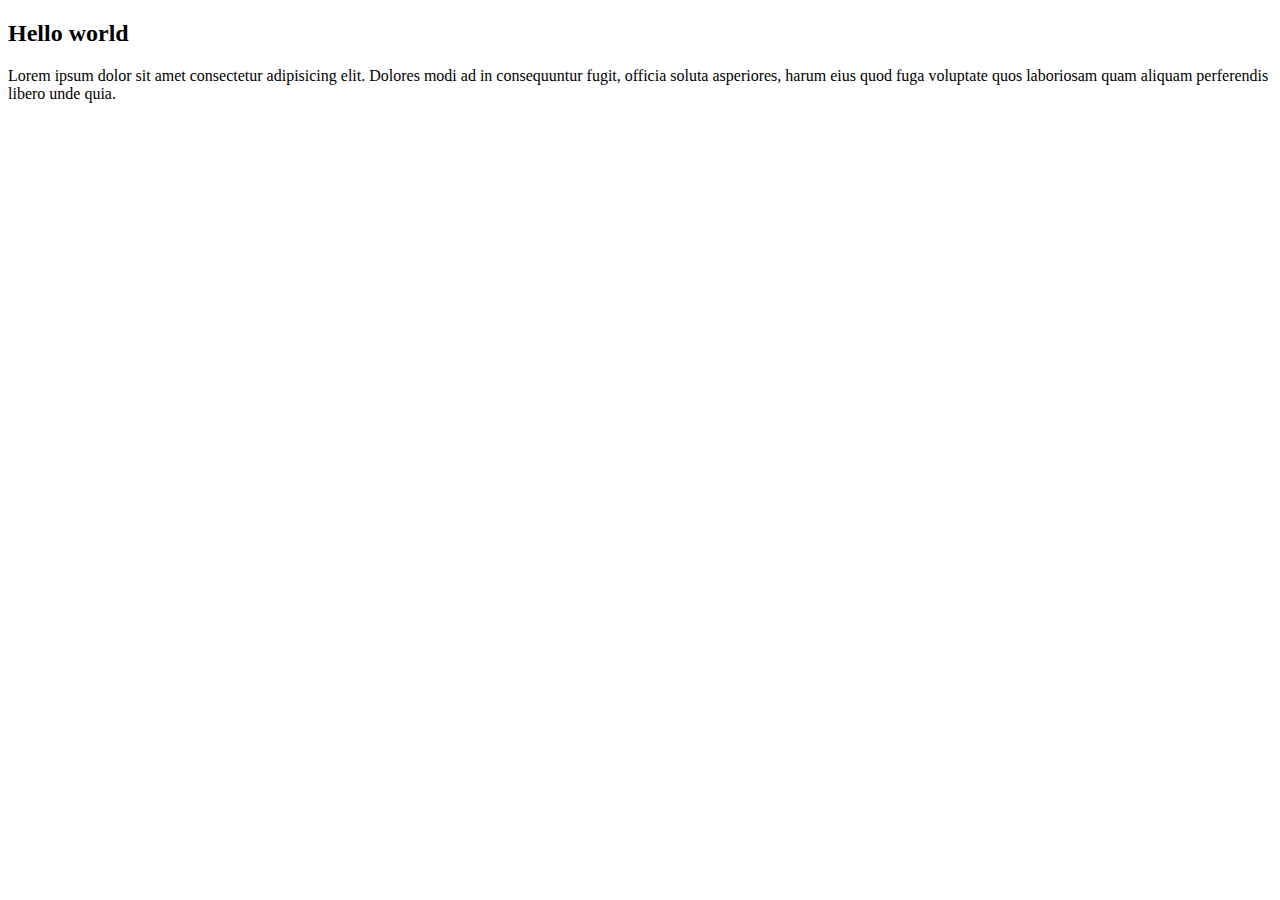
<file: index.html>
<!DOCTYPE html>
<html lang="en">
  <head>
    <meta charset="UTF-8" />
    <meta name="viewport" content="width=device-width, initial-scale=1.0" />
    <title>Document</title>
  </head>
  <body>
    <h2>Hello world</h2>
    <p>Lorem ipsum dolor sit amet consectetur adipisicing elit. Dolores modi ad in consequuntur fugit, officia soluta asperiores, harum eius quod fuga voluptate quos laboriosam quam aliquam perferendis libero unde quia.</p>
  </body>
</html>
</file>
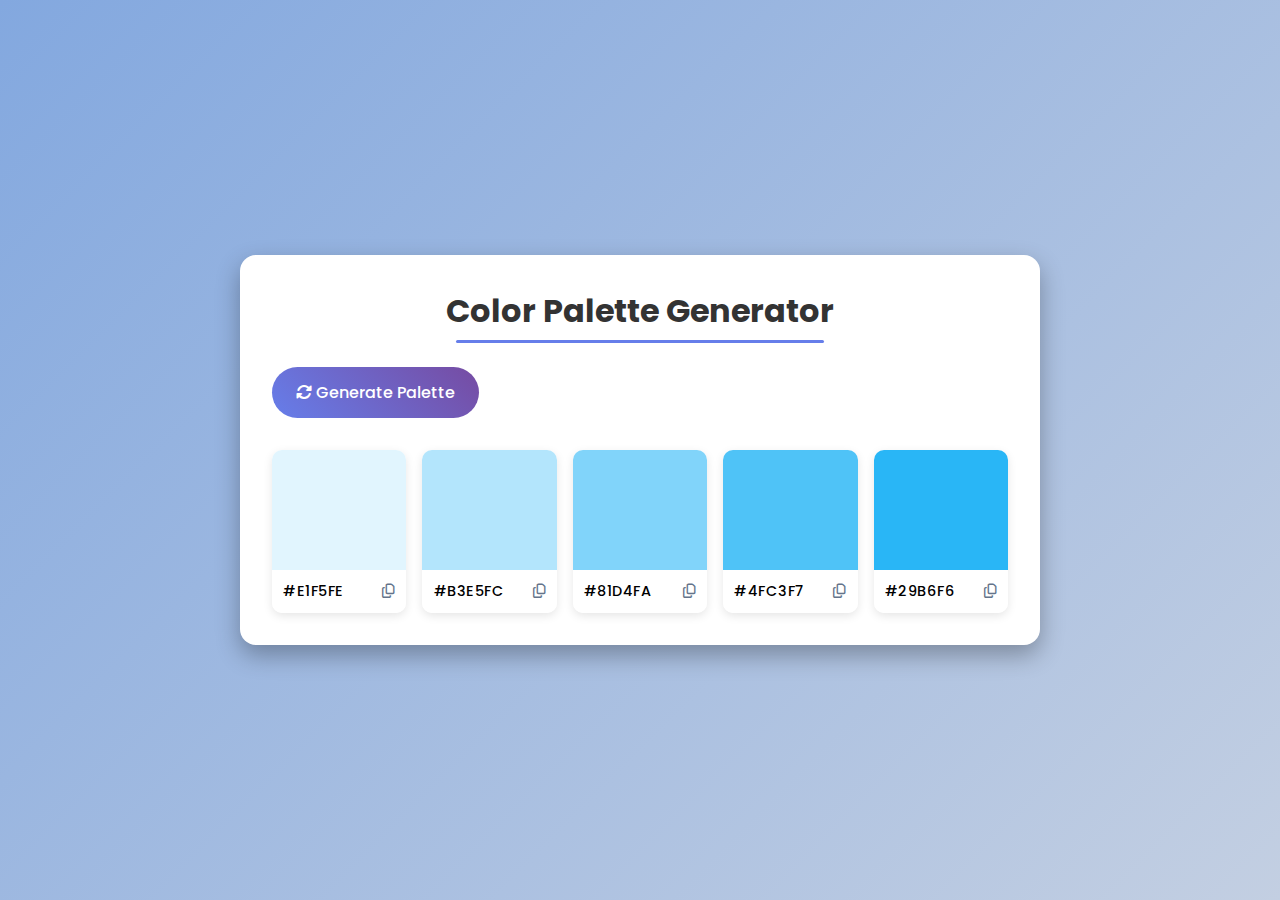
<file: Color Palette Generator/index.html>
<!DOCTYPE html>
<html lang="en">
  <head>
    <meta charset="UTF-8" />
    <meta name="viewport" content="width=device-width, initial-scale=1.0" />
    <title>Color Palette Generator</title>
    <link
      rel="stylesheet"
      href="https://cdnjs.cloudflare.com/ajax/libs/font-awesome/6.7.2/css/all.min.css"
      integrity="sha512-Evv84Mr4kqVGRNSgIGL/F/aIDqQb7xQ2vcrdIwxfjThSH8CSR7PBEakCr51Ck+w+/U6swU2Im1vVX0SVk9ABhg=="
      crossorigin="anonymous"
      referrerpolicy="no-referrer"
    />
    <link rel="stylesheet" href="style.css" />
  </head>
  <body>
    <div class="container">
      <h1>Color Palette Generator</h1>

      <button id="generate-btn">
        <i class="fas fa-sync-alt"></i>
        Generate Palette
      </button>

      <div class="palette-container">
        <!-- COLOR BOX 1 -->
        <div class="color-box">
          <div class="color" style="background-color: #e1f5fe"></div>
          <div class="color-info">
            <span class="hex-value">#E1F5FE</span>
            <i class="far fa-copy copy-btn" title="Copy to clipboard"></i>
          </div>
        </div>
        <!-- COLOR BOX 2 -->
        <div class="color-box">
          <div class="color" style="background-color: #b3e5fc"></div>
          <div class="color-info">
            <span class="hex-value">#B3E5FC</span>
            <i class="far fa-copy copy-btn" title="Copy to clipboard"></i>
          </div>
        </div>
        <!-- COLOR BOX 3 -->
        <div class="color-box">
          <div class="color" style="background-color: #81d4fa"></div>
          <div class="color-info">
            <span class="hex-value">#81D4FA</span>
            <i class="far fa-copy copy-btn" title="Copy to clipboard"></i>
          </div>
        </div>
        <!-- COLOR BOX 4 -->
        <div class="color-box">
          <div class="color" style="background-color: #4fc3f7"></div>
          <div class="color-info">
            <span class="hex-value">#4FC3F7</span>
            <i class="far fa-copy copy-btn" title="Copy to clipboard"></i>
          </div>
        </div>
        <!-- COLOR BOX 5 -->
        <div class="color-box">
          <div class="color" style="background-color: #29b6f6"></div>
          <div class="color-info">
            <span class="hex-value">#29B6F6</span>
            <i class="far fa-copy copy-btn" title="Copy to clipboard"></i>
          </div>
        </div>
      </div>
    </div>

    <script src="main.js"></script>
  </body>
</html>
</file>
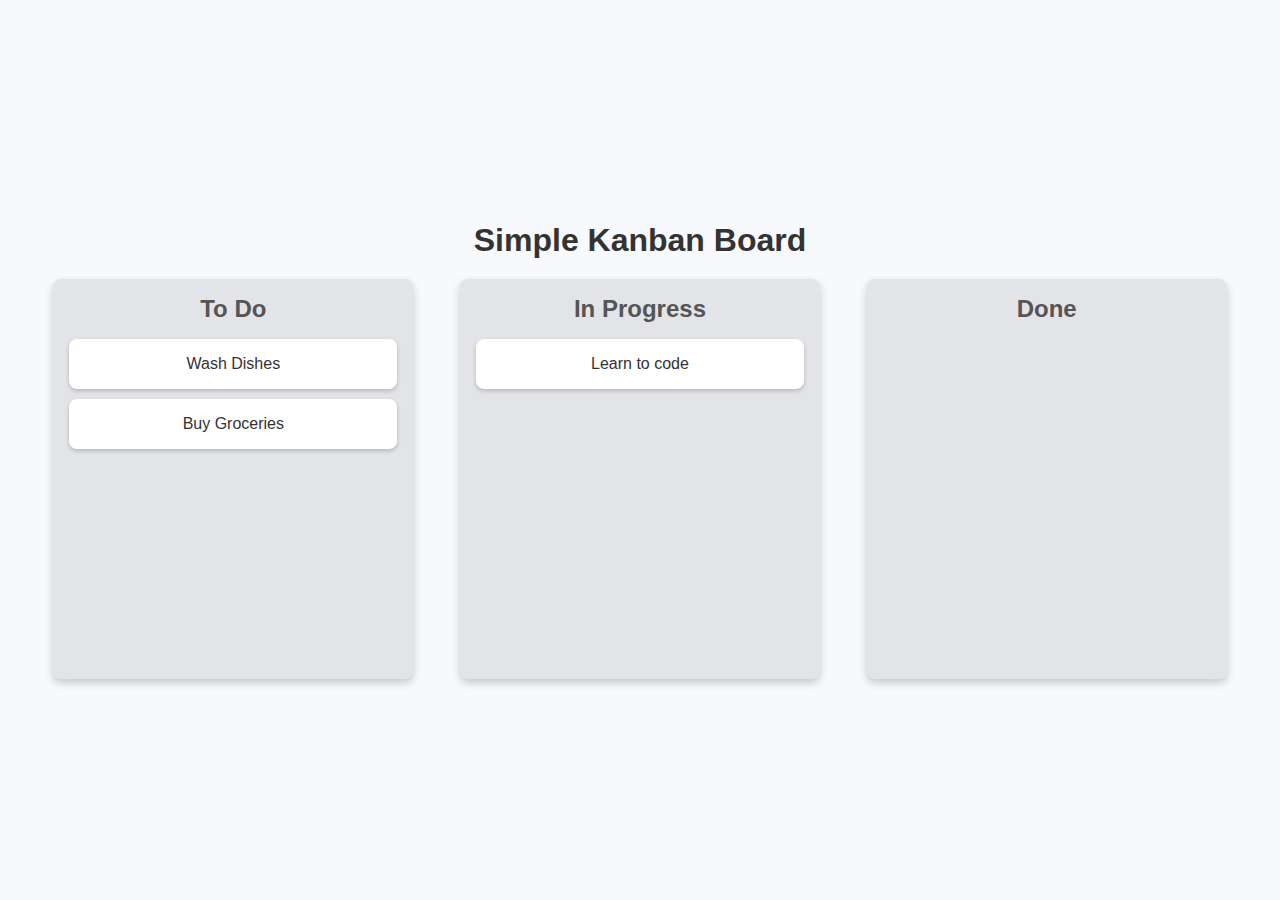
<file: Drag And Drop Board/index.html>
<!DOCTYPE html>
<html lang="en">

<head>
    <meta charset="UTF-8" />
    <meta name="viewport" content="width=device-width, initial-scale=1.0" />
    <title>Kanban Board</title>
    <link rel="stylesheet" href="style.css" />
</head>

<body>
    <div class="container">
        <h1>Simple Kanban Board</h1>

        <div class="board">
            <!-- LIST 1 -->
            <div class="list" id="list1">
                <h2>To Do</h2>
                <div class="card" draggable="true" id="card1">Wash Dishes</div>
                <div class="card" draggable="true" id="card2">Buy Groceries</div>
            </div>

            <!-- LIST 2 -->
            <div class="list" id="list2">
                <h2>In Progress</h2>
                <div class="card" draggable="true" id="card3">Learn to code</div>
            </div>

            <!-- LIST 3 -->
            <div class="list" id="list3">
                <h2>Done</h2>
            </div>
        </div>
    </div>

    <script src="main.js"></script>
</body>

</html>
</file>
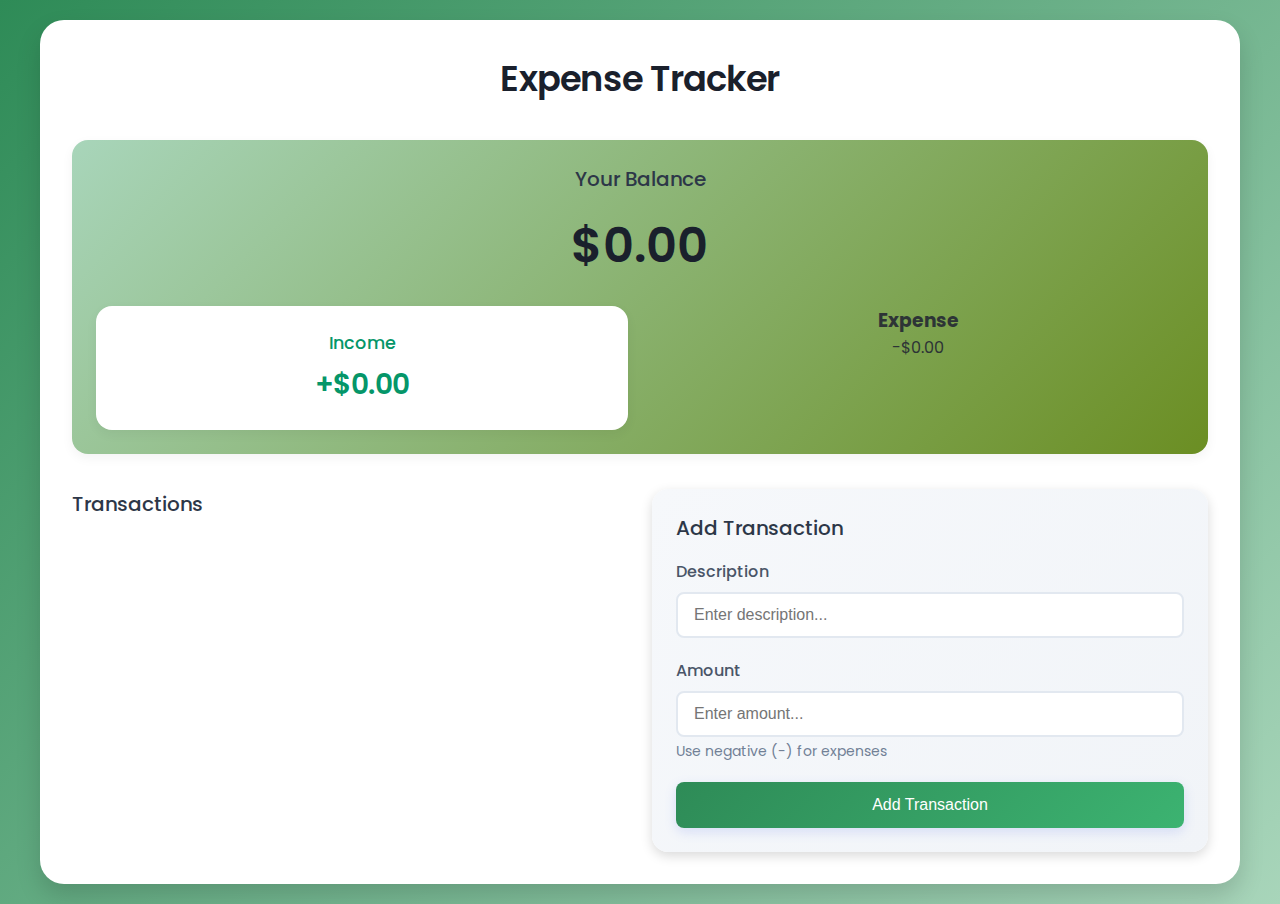
<file: Expense Tracker/index.html>
<!DOCTYPE html>
<html lang="en">

<head>
    <meta charset="UTF-8">
    <meta name="viewport" content="width=device-width, initial-scale=1.0">
    <title>Expense Tracker</title>
    <link rel="stylesheet" href="style.css">
    <link
        href="https://fonts.googleapis.com/css?family=Poppins:100,100italic,200,200italic,300,300italic,regular,italic,500,500italic,600,600italic,700,700italic,800,800italic,900,900italic"
        rel="stylesheet" />
</head>

<body>
    <div class="container">
        <h1>Expense Tracker</h1>

        <div class="balance-container">
            <h2>Your Balance</h2>
            <h1 id="balance">$0.00</h1>

            <div class="summary">
                <div class="income">
                    <h3>Income</h3>
                    <p id="income-amount">+$0.00</p>
                </div>
                <div class="expense">
                    <h3>Expense</h3>
                    <p id="expense-amount">-$0.00</p>
                </div>
            </div>

        </div>
        <div class="main-content">
            <div class="transaction-container">
                <h2>Transactions</h2>
                <ul id="transaction-list">
                    <!-- TRANSACTIONS WILL BE INSERTED HERE -->
                </ul>
            </div>

            <div class="form-container">
                <h2>Add Transaction</h2>

                <form id="transaction-form">
                    <div class="form-group">
                        <label for="description">Description</label>
                        <input type="text" id="description" placeholder="Enter description..." required />
                    </div>

                    <div class="form-group">
                        <label for="amount">Amount</label>
                        <input type="number" id="amount" placeholder="Enter amount..." required />
                        <small>Use negative (-) for expenses</small>
                    </div>

                    <button type="submit">Add Transaction</button>
                </form>
            </div>
        </div>
    </div>

</body>

</html>
</file>
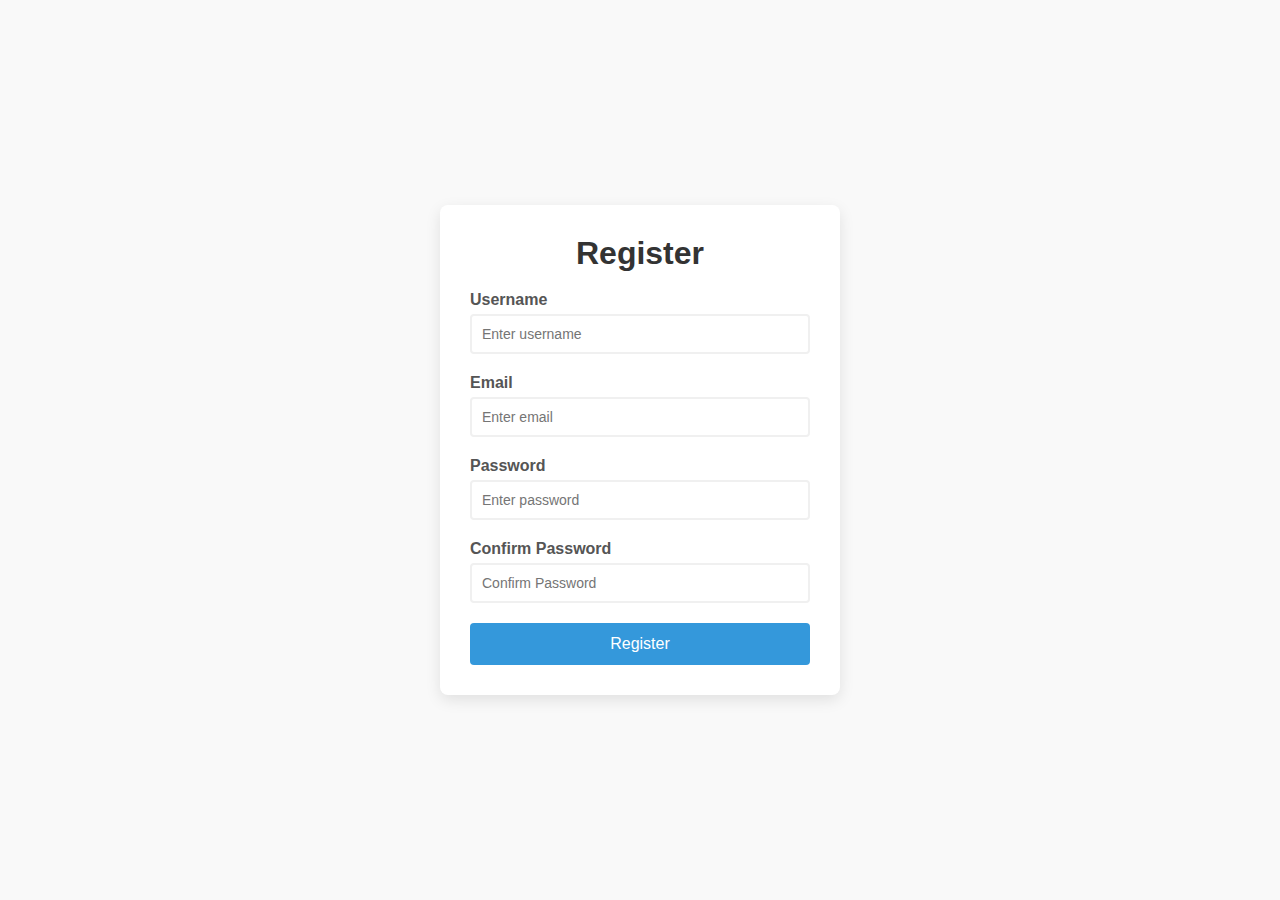
<file: Form Validator/index.html>
<!DOCTYPE html>
<html lang="en">

<head>
    <meta charset="UTF-8" />
    <meta name="viewport" content="width=device-width, initial-scale=1.0" />
    <title>Form Validator</title>
    <link rel="stylesheet" href="style.css" />
</head>

<body>
    <div class="container">
        <form id="registration-form">
            <h1>Register</h1>

            <!-- username -->
            <div class="form-group">
                <label for="username">Username</label>
                <input type="text" id="username" placeholder="Enter username" />
                <small></small>
            </div>
            <!-- email -->
            <div class="form-group">
                <label for="email">Email</label>
                <input type="email" id="email" placeholder="Enter email" />
                <small></small>
            </div>
            <!-- password -->
            <div class="form-group">
                <label for="password">Password</label>
                <input type="password" id="password" placeholder="Enter password" />
                <small></small>
            </div>
            <!-- confirm password -->
            <div class="form-group">
                <label for="confirmPassword">Confirm Password</label>
                <input type="password" id="confirmPassword" placeholder="Confirm Password" />
                <small></small>
            </div>
            <!-- submit btn -->
            <button type="submit">Register</button>
        </form>
    </div>

    <script src="main.js"></script>
</body>

</html>
</file>
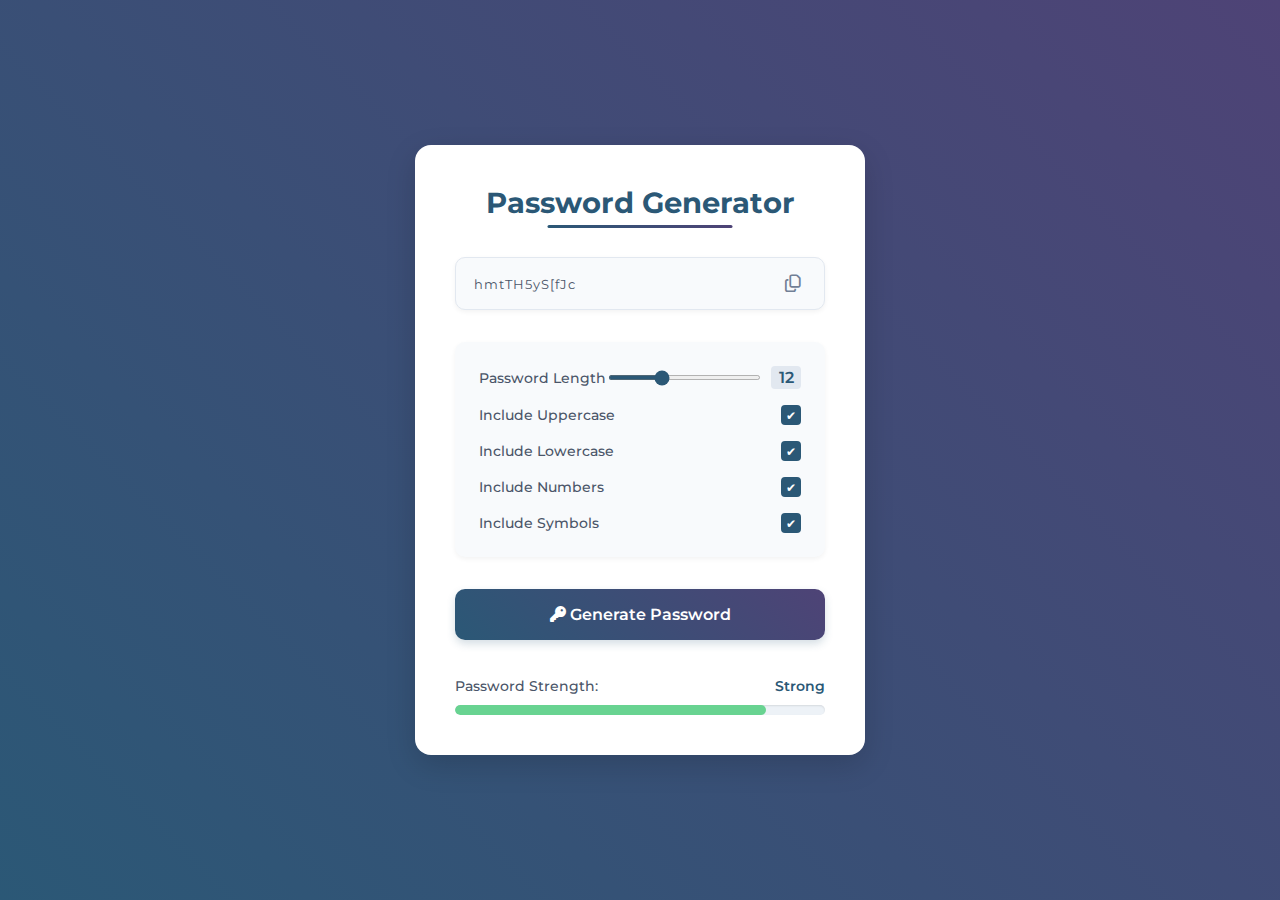
<file: password-generator/index.html>
<!DOCTYPE html>
<html lang="en">
  <head>
    <meta charset="UTF-8" />
    <meta name="viewport" content="width=device-width, initial-scale=1.0" />
    <title>Password Generator</title>
    <link rel="stylesheet" href="style.css" />
    <link
      rel="stylesheet"
      href="https://cdnjs.cloudflare.com/ajax/libs/font-awesome/6.7.2/css/all.min.css"
      integrity="sha512-Evv84Mr4kqVGRNSgIGL/F/aIDqQb7xQ2vcrdIwxfjThSH8CSR7PBEakCr51Ck+w+/U6swU2Im1vVX0SVk9ABhg=="
      crossorigin="anonymous"
      referrerpolicy="no-referrer"
    />
  </head>
  <body>
    <div class="container">
      <h1>Password Generator</h1>

      <!-- password container -->
      <div class="password-container">
        <input type="text" readonly id="password" />
        <i class="far fa-copy" id="copy-btn" title="Copy to clipboard"></i>
      </div>

      <!-- options -->
      <div class="options">
        <!-- password length -->
        <div class="option">
          <label for="length">Password Length</label>
          <div class="range-container">
            <input type="range" id="length" min="6" max="24" value="12" />
            <span id="length-value">12</span>
          </div>
        </div>
        <!-- include uppercase -->
        <div class="option">
          <label for="uppercase">Include Uppercase</label>
          <input type="checkbox" id="uppercase" checked />
        </div>
        <!-- include lowercase -->
        <div class="option">
          <label for="lowercase">Include Lowercase</label>
          <input type="checkbox" id="lowercase" checked />
        </div>
        <!-- include numbers -->
        <div class="option">
          <label for="numbers">Include Numbers</label>
          <input type="checkbox" id="numbers" checked />
        </div>
        <!-- include symbols -->
        <div class="option">
          <label for="symbols">Include Symbols</label>
          <input type="checkbox" id="symbols" checked />
        </div>
      </div>

      <button id="generate-btn">
        <i class="fas fa-key"></i>
        Generate Password
      </button>

      <div class="strength-container">
        <p>Password Strength: <span id="strength-label">Medium</span></p>

        <div class="strength-meter">
          <div class="strength-bar"></div>
        </div>
      </div>
    </div>

    <script src="main.js"></script>
  </body>
</html>
</file>
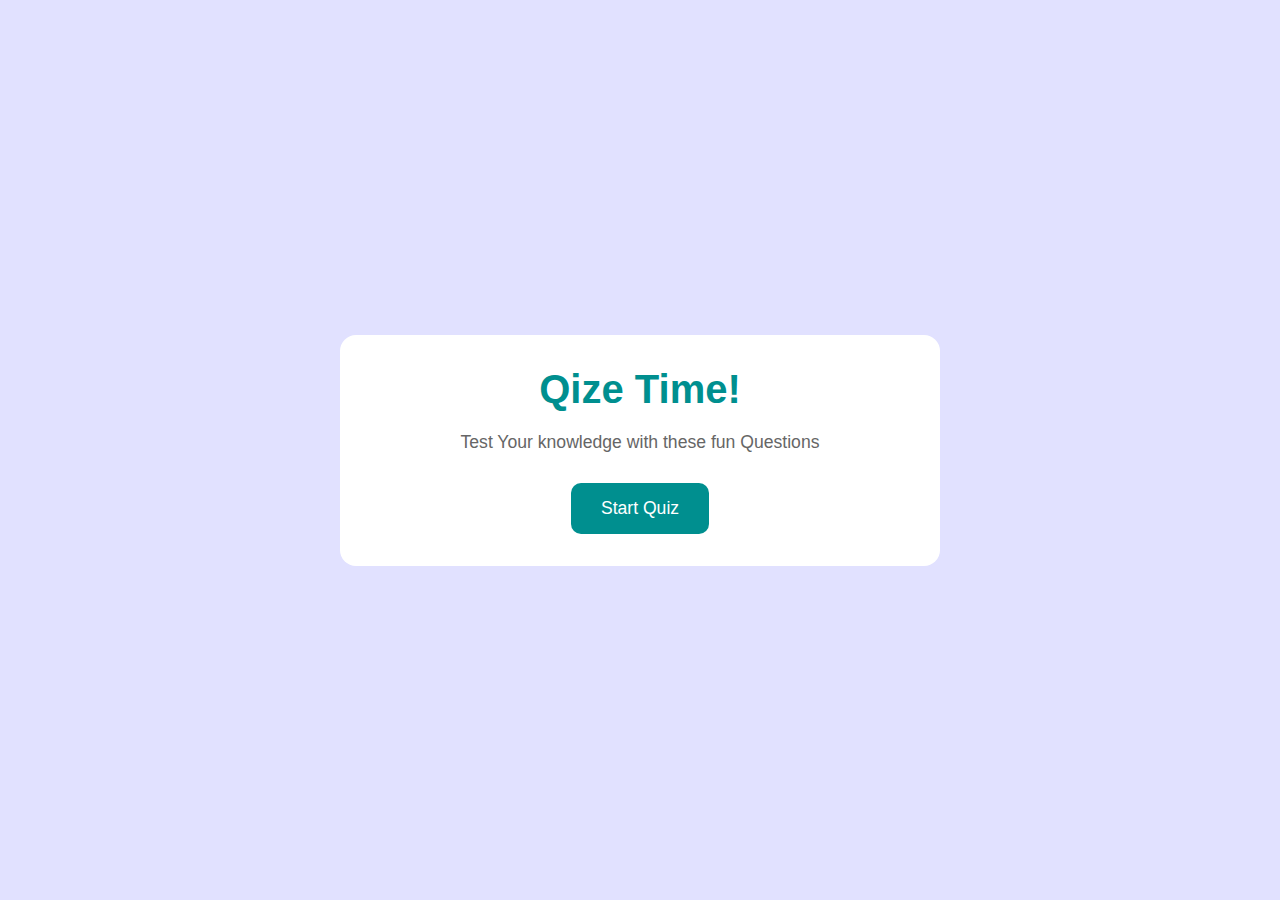
<file: Quiz Game/index.html>
<!DOCTYPE html>
<html lang="en">

<head>
    <meta charset="UTF-8">
    <meta name="viewport" content="width=device-width, initial-scale=1.0">
    <title>Document</title>
    <link rel="stylesheet" href="style.css">
</head>

<body>
    <div class="container">
        <div class="screen Active" id="start-screen">
            <h1>Qize Time!</h1>
            <p>Test Your knowledge with these fun Questions</p>
            <button id="start-btn">Start Quiz</button>
        </div>

        <div class="screen" id="quiz-screen">

            <div class="quiz-header">
                <h2 id="question-text">Question goes here </h2>
                <div class="quiz-info">
                    <p>Question <span id="current-question">1</span> of <span id="total-questions">10</span></p>
                    <p>Score: <span id="score">0</span></p>
                </div>
            </div>

            <div class="answers-container" id="answers-container">
                <!-- <--------------------------------->
            </div>

            <div class="progress-bar">
                <div class="progress" id="progress"></div>
            </div>
        </div>

        <div class="screen" id="result-screen">
            <h1>Quiz Results!</h1>
            <div class="result-info">
                <p>Your scored <span id="final-score">0</span> out of <span id="max-score">5</span></p>
                <div id="result-message">Good Job</div>
            </div>
            <button id="restart-btn">Restart Quiz</button>
        </div>
    </div>

    <script src="./script.js"></script>
</body>

</html>
</file>
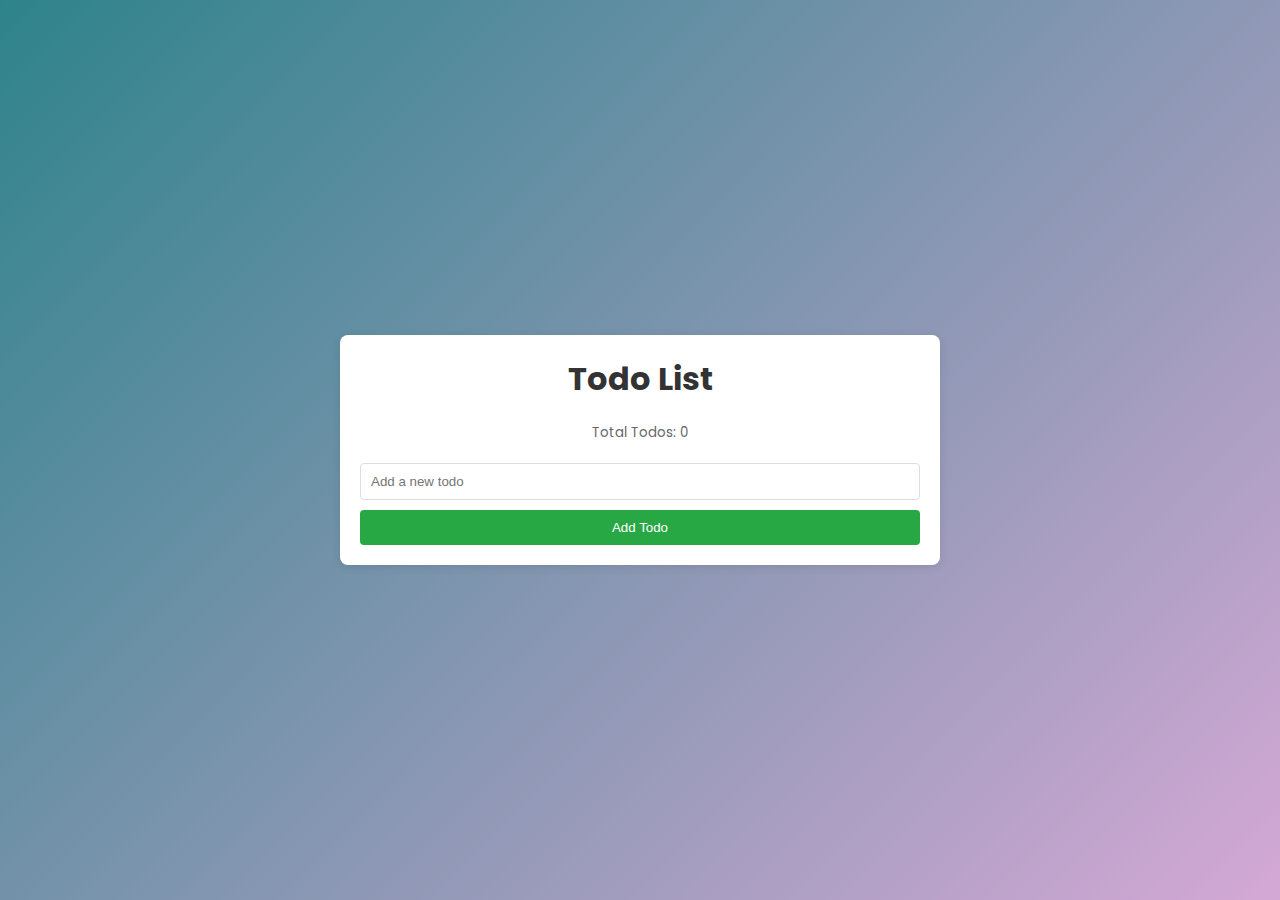
<file: Todo List/index.html>
<!DOCTYPE html>
<html lang="en">
<head>
    <meta charset="UTF-8">
    <meta name="viewport" content="width=device-width, initial-scale=1.0">
    <title>Todo List</title>
    <link href="https://fonts.googleapis.com/css?family=Poppins:100,100italic,200,200italic,300,300italic,regular,italic,500,500italic,600,600italic,700,700italic,800,800italic,900,900italic" rel="stylesheet" />
    <link rel="stylesheet" href="style.css">
</head>
<body>
    <div class="container">
        <h1>Todo List</h1>
        <small id="todoCount">Total Todos: 0</small>
        <form id="todoForm">
            <input type="text" id="todoInput" placeholder="Add a new todo" required>
            <button type="submit">Add Todo</button>
        </form>
        <ul id="todoList"></ul>
    </div>

    <script src="./main.js"></script>
</body>
</html>
</file>
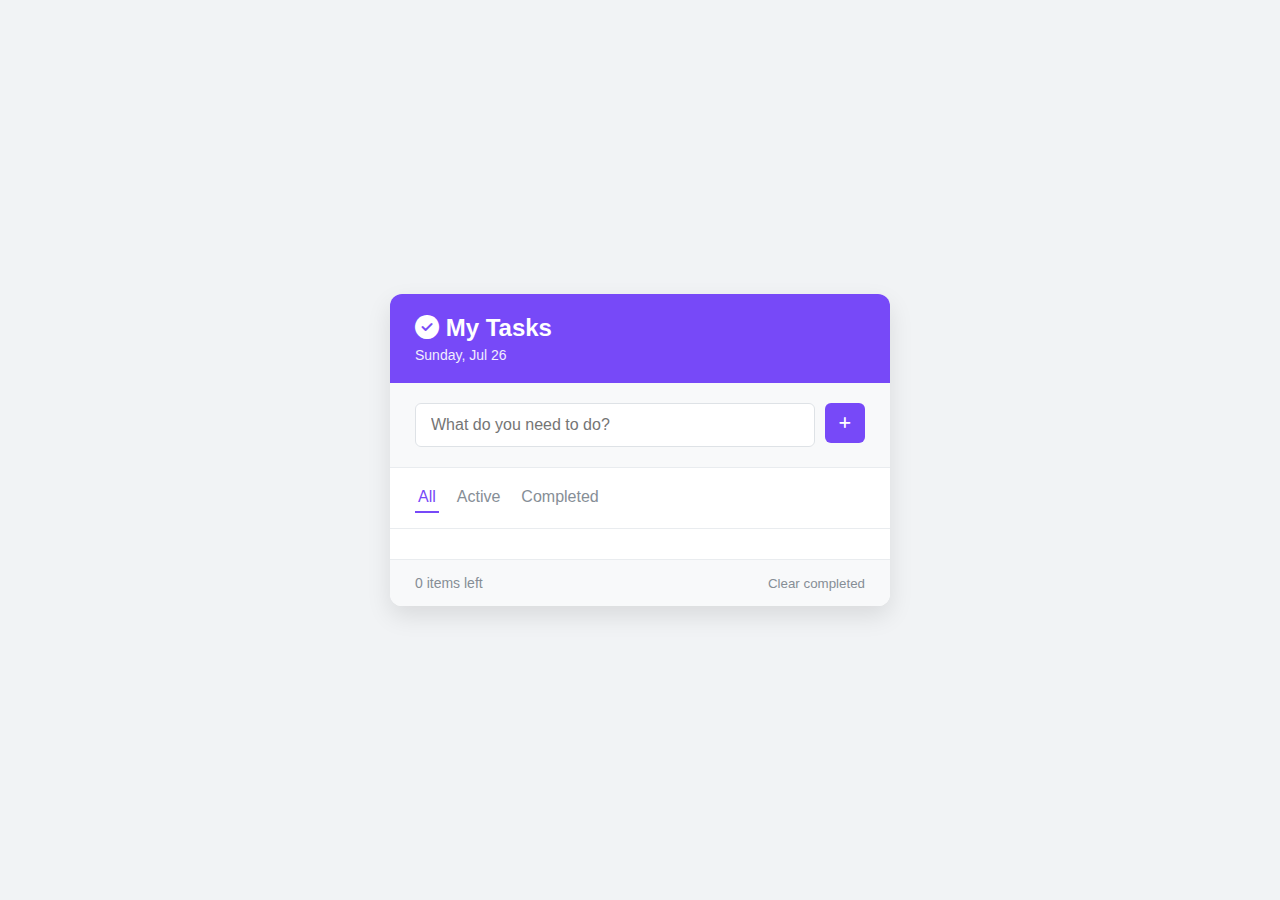
<file: TodoList Second/index.html>
<!DOCTYPE html>
<html lang="en">
  <head>
    <meta charset="UTF-8" />
    <meta name="viewport" content="width=device-width, initial-scale=1.0" />
    <title>Todo App</title>
    <link rel="stylesheet" href="style.css" />
    <link
      rel="stylesheet"
      href="https://cdnjs.cloudflare.com/ajax/libs/font-awesome/6.7.2/css/all.min.css"
      integrity="sha512-Evv84Mr4kqVGRNSgIGL/F/aIDqQb7xQ2vcrdIwxfjThSH8CSR7PBEakCr51Ck+w+/U6swU2Im1vVX0SVk9ABhg=="
      crossorigin="anonymous"
      referrerpolicy="no-referrer"
    />
  </head>
  <body>
    <div class="app">
      <header>
        <h1>
          <i class="fas fa-check-circle"></i>
          My Tasks
        </h1>
        <p id="date"></p>
      </header>

      <div class="todo-input">
        <input type="text" id="task-input" placeholder="What do you need to do?" />
        <button id="add-task">
          <i class="fas fa-plus"></i>
        </button>
      </div>

      <div class="filters">
        <span class="filter active" data-filter="all"> All </span>
        <span class="filter" data-filter="active"> Active </span>
        <span class="filter" data-filter="completed"> Completed </span>
      </div>

      <div class="todos-container">
        <ul id="todos-list">
          <!-- li will be inserted right here later in the video -->
          <!-- <li class="todo-item">
            <label class="checkbox-container">
              <input type="checkbox" class="todo-checkbox" />
              <span class="checkmark"></span>
            </label>
            <span class="todo-item-text">Buy groceries</span>
            <button class="delete-btn"><i class="fas fa-times"></i></button>
          </li> -->
        </ul>
        <div class="empty-state hidden">
          <i class="fas fa-clipboard-list"></i>
          <p>No tasks here yet</p>
        </div>
      </div>

      <footer>
        <p id="items-left">0 items left</p>
        <button id="clear-completed">Clear completed</button>
      </footer>
    </div>

    <script src="main.js"></script>
  </body>
</html>
</file>
<file: Color Palette Generator/style.css>
@import url(https://fonts.googleapis.com/css?family=Poppins:100,100italic,200,200italic,300,300italic,regular,italic,500,500italic,600,600italic,700,700italic,800,800italic,900,900italic);

* {
  margin: 0;
  padding: 0;
  box-sizing: border-box;
  font-family: "Poppins", sans-serif;
}

body {
  background: linear-gradient(135deg, #83a8df, #c3cfe2);
  min-height: 100vh;
  display: flex;
  align-items: center;
  justify-content: center;
  padding: 20px;
}

.container {
  background-color: #fff;
  border-radius: 1rem;
  padding: 2rem;
  width: 100%;
  max-width: 800px;
  box-shadow: 0 10px 25px rgba(0, 0, 0, 0.3);
}

h1 {
  text-align: center;
  margin-bottom: 1.5rem;
  color: #333;
  position: relative;
  padding-bottom: 0.5rem;
}

h1::after {
  content: "";
  position: absolute;
  bottom: 0;
  left: 50%;
  transform: translateX(-50%);
  width: 50%;
  height: 3px;
  background-color: #667eea;
  border-radius: 2px;
}

#generate-btn {
  background: linear-gradient(45deg, #667eea, #764ba2);
  color: white;
  border: none;
  padding: 0.8rem 1.5rem;
  border-radius: 50px;
  cursor: pointer;
  font-weight: 500;
  margin-bottom: 2rem;
  font-size: 1rem;
}

#generate-btn:hover {
  transform: translateY(-2px);
  box-shadow: 0 6px 10px rgba(102, 126, 234, 0.3);
}

#generate-btn:active {
  transform: translateY(0);
}

.palette-container {
  display: grid;
  gap: 1rem;
  grid-template-columns: repeat(auto-fit, minmax(130px, 1fr));
}

.color-box {
  border-radius: 10px;
  overflow: hidden;
  box-shadow: 0 3px 10px rgba(0, 0, 0, 0.1);
  transition: transform 0.2s;
}

.color-box:hover {
  transform: translateY(-5px);
}

.color {
  height: 120px;
  cursor: pointer;
}

.color-info {
  background-color: #fff;
  padding: 0.7rem;
  display: flex;
  align-items: center;
  justify-content: space-between;
  font-size: 0.9rem;
}

.hex-value {
  font-weight: 500;
  letter-spacing: 0.5px;
}

.copy-btn {
  cursor: pointer;
  color: #64748b;
  transition: color 0.2s;
}

.copy-btn:hover {
  color: #667eea;
}

@media (max-width: 768px) {
  .palette-container {
    grid-template-columns: repeat(auto-fit, minmax(100px, 1fr));
  }
}
</file>
<file: Drag And Drop Board/style.css>
* {
    padding: 0;
    margin: 0;
    box-sizing: border-box;
}

body {
    font-family: sans-serif;
    background-color: #f7f9fc;
    display: flex;
    justify-content: center;
    align-items: center;
    min-height: 100vh;
}

.container {
    text-align: center;
    width: 100%;
    padding: 1.2rem;
}

h1 {
    color: #333;
    margin-bottom: 20px;
    font-size: 2rem;
}

.board {
    display: flex;
    justify-content: space-around;
    align-items: flex-start;
    width: 100%;
    max-width: 1200px;
    margin: 0 auto;
    gap: 20px;
}

.list {
    background-color: #e3e4e8;
    padding: 1rem;
    border-radius: 8px;
    width: 30%;
    min-height: 400px;
    box-shadow: 0 4px 8px rgba(0, 0, 0, 0.2);
}

.list h2 {
    color: #555;
    margin-bottom: 1rem;
    font-size: 1.5rem;
}

.card {
    background-color: white;
    color: #333;
    padding: 1rem;
    margin-bottom: 10px;
    border-radius: 8px;
    cursor: grab;
    box-shadow: 0 2px 4px rgba(0, 0, 0, 0.2);
    transition: transform 0.2s, box-shadow 0.2s;
}

.card:active {
    cursor: grabbing;
    transform: scale(1.05);
    box-shadow: 0 4px 8px rgba(0, 0, 0, 0.2);
}

.list.over {
    background-color: #d1d3d8;
}

@media (max-width: 768px) {
    .board {
        flex-direction: column;
        align-items: center;
    }

    .list {
        width: 80%;
        margin-bottom: 20px;
    }
}
</file>
<file: Expense Tracker/style.css>
* {
  margin: 0;
  padding: 0;
  box-sizing: border-box;
}

body {
  background: linear-gradient(135deg, #2e8b57, #a8d5ba);
  min-height: 100vh;
  font-family: "Poppins", sans-serif;
  display: flex;
  align-items: center;
  justify-content: center;
  padding: 20px;
  color: #2d3436;
}

.container {
  width: 100%;
  max-width: 1200px;
  background-color: #fff;
  padding: 2rem;
  border-radius: 24px;
  box-shadow: 0 12px 24px rgba(0, 0, 0, 0.15);
}

h1 {
  text-align: center;
  color: #1a202c;
  margin-bottom: 35px;
  font-size: 2.2rem;
  font-weight: 600;
  letter-spacing: -0.5px;
}

h2 {
  color: #2d3748;
  margin-bottom: 1rem;
  font-size: 1.25rem;
  font-weight: 500;
}

.balance-container {
  text-align: center;
  margin-bottom: 35px;
  padding: 24px;
  background: linear-gradient(135deg, #a8d5ba, #6b8e23);
  border-radius: 1rem;
  box-shadow: 0 4px 12px rgba(0, 0, 0, 0.05);
}

.balance-container h1 {
  font-size: 3rem;
  margin: 15px 0;
}

.summary {
  display: grid;
  grid-template-columns: 1fr 1fr;
  gap: 24px;
  margin-top: 24px;
}

.main-content {
  display: grid;
  grid-template-columns: 1fr 1fr;
  gap: 24px;
}

.income,
.expenses {
  background-color: white;
  padding: 24px;
  border-radius: 1rem;
  box-shadow: 0 4px 12px rgba(0, 0, 0, 0.05);
  transition: transform 0.2s ease;
}

.income:hover,
.expenses:hover {
  transform: translateY(-2px);
}

.income h3 {
  color: #059669;
  font-size: 1.1rem;
  font-weight: 500;
}

.expenses h3 {
  color: #dc2626;
  font-size: 1.1rem;
  font-weight: 500;
}

.income p,
.expenses p {
  margin-top: 8px;
  font-size: 1.75rem;
  font-weight: 600;
}

.income p {
  color: #059669;
}

.expenses p {
  color: #dc2626;
}

.transaction-container {
  height: 100%;
  display: flex;
  flex-direction: column;
}

#transaction-list {
  list-style: none;
  max-height: 500px;
  overflow-y: auto;
  padding-right: 8px;
  flex-grow: 1;
}

#transaction-list::-webkit-scrollbar {
  width: 8px;
}

#transaction-list::-webkit-scrollbar-track {
  /* track is the bg of the scrollbar */
  background-color: #f1f1f1;
  border-radius: 4px;
}
#transaction-list::-webkit-scrollbar-thumb {
  /* thumb is the draggble part of the scrollbar */
  background-color: #cbd5e0;
  border-radius: 4px;
}
#transaction-list::-webkit-scrollbar-thumb:hover {
  background-color: #a0aec0;
}

.transaction {
  display: flex;
  justify-content: space-between;
  align-items: center;
  padding: 1rem 1.2rem;
  margin-bottom: 12px;
  border-radius: 12px;
  background-color: #fff;
  box-shadow: 0 2px 8px rgba(0, 0, 0, 0.05);
  transition: all 0.2s ease;
  border-right: 5px solid;
  animation: slideIn 0.3s ease;
}

@keyframes slideIn {
  from {
    opacity: 0;
    transform: translateX(-20px);
  }

  to {
    opacity: 1;
    transform: translateX(0px);
  }
}

.transaction:hover {
  transform: translateX(4px);
  box-shadow: 0 4px 12px rgba(0, 0, 0, 0.1);
}

.transaction.income {
  border-right-color: #059669;
}

.transaction.expense {
  border-right-color: #dc2626;
}

.transaction .delete-btn {
  background: none;
  border: none;
  color: #dc2626;
  cursor: pointer;
  font-size: 1.4rem;
  opacity: 0;
  transition: all 0.2s ease;
  padding: 4px 8px;
  border-radius: 4px;
  margin-left: 12px;
}

.transaction:hover .delete-btn {
  opacity: 1;
}

.transaction .delete-btn:hover {
  background-color: #fee2e2;
  transform: scale(1.1);
}

.form-container {
  background: linear-gradient(135deg, #f6f8fb, #f1f4f8);
  padding: 24px;
  border-radius: 16px;
  box-shadow: 0 4px 12px rgba(0, 0, 0, 0.15);
  height: 100%;
  display: flex;
  flex-direction: column;
}

.form-container form {
  height: 100%;
  display: flex;
  flex-direction: column;
}

.form-group {
  margin-bottom: 20px;
}

label {
  display: block;
  margin-bottom: 8px;
  color: #4a5568;
  font-weight: 500;
}

input {
  width: 100%;
  padding: 12px 16px;
  border: 2px solid #e2e8f0;
  border-radius: 8px;
  font-size: 1rem;
  transition: all 0.2s ease;
  background-color: white;
}

input:focus {
  outline: none;
  border-color: #667eea;
  box-shadow: 0 0 0 3px rgba(102, 126, 234, 0.1);
}

input:hover {
  border-color: #cbd5e0;
}

small {
  color: #718096;
  font-size: 0.875rem;
  margin-top: 4px;
  display: block;
}

button[type="submit"] {
  width: 100%;
  padding: 14px;
  background: linear-gradient(135deg, #2e8b57 0%, #3cb371 100%);
  color: white;
  border: none;
  border-radius: 8px;
  cursor: pointer;
  font-size: 1rem;
  font-weight: 500;
  transition: all 0.2s ease;
  box-shadow: 0 4px 12px rgba(102, 126, 234, 0.2);
  margin-top: auto;
}

button[type="submit"]:hover {
  transform: translateY(-2px);
  box-shadow: 0 6px 16px rgba(102, 126, 234, 0.3);
}

button[type="submit"]:active {
  transform: translateY(0);
}

/* responsiveness */

@media (max-width: 900px) {
  .main-content {
    grid-template-columns: 1fr;
  }

  #transaction-list {
    max-height: 300px;
  }
}

@media (max-width: 480px) {
  .container {
    padding: 24px;
  }

  .summary {
    grid-template-columns: 1fr;
    gap: 16px;
  }

  .balance-container h1 {
    font-size: 2.5rem;
  }

  .income p,
  .expenses p {
    font-size: 1.5rem;
  }

  .transaction {
    padding: 14px 16px;
  }

  h1 {
    font-size: 1.8rem;
  }
}
</file>
<file: Form Validator/style.css>
* {
    margin: 0;
    padding: 0;
    box-sizing: border-box;
}

body {
    background-color: #f9f9f9;
    font-family: sans-serif;
    display: flex;
    align-items: center;
    justify-content: center;
    min-height: 100vh;
}

.container {
    background-color: #fff;
    border-radius: 8px;
    box-shadow: 0px 5px 15px rgba(0, 0, 0, 0.1);
    width: 100%;
    max-width: 400px;
    padding: 30px;
    overflow: hidden;
}

h1 {
    text-align: center;
    color: #333;
    margin-bottom: 1.2rem;
}

.form-group {
    margin-bottom: 20px;
    position: relative;
}

label {
    display: block;
    margin-bottom: 5px;
    color: #555;
    font-weight: bold;
}

input {
    border: 2px solid #f0f0f0;
    border-radius: 4px;
    display: block;
    width: 100%;
    padding: 10px;
    font-size: 14px;
    transition: border-color 0.3s;
}

input:focus {
    outline: none;
    border-color: #3498db;
}

small {
    visibility: hidden;
    position: absolute;
    bottom: -18px;
    left: 0;
    font-size: 12px;
}

button {
    cursor: pointer;
    background: #3498db;
    border: none;
    color: white;
    display: block;
    font-size: 1rem;
    margin-top: 20px;
    padding: 12px;
    border-radius: 4px;
    width: 100%;
    transition: background-color 0.3s;
}

button:hover {
    background-color: #2980b9;
}

.form-group.error input {
    border-color: #e74c3c;
}

.form-group.success input {
    border-color: #2ecc71;
}

.form-group.error small {
    visibility: visible;
    color: #e74c3c;
}
</file>
<file: password-generator/style.css>
@import url(https://fonts.googleapis.com/css?family=Montserrat:100,200,300,regular,500,600,700,800,900,100italic,200italic,300italic,italic,500italic,600italic,700italic,800italic,900italic);

:root {
  --primary-color: #2b5876;
  --secondary-color: #4e4376;
  --weak-color: #fc8181;
  --medium-color: #fbd38d;
  --strong-color: #68d391;
}

* {
  margin: 0;
  padding: 0;
  box-sizing: border-box;
  font-family: "Montserrat", sans-serif;
}

body {
  background: linear-gradient(45deg, var(--primary-color), var(--secondary-color));
  min-height: 100vh;
  display: flex;
  justify-content: center;
  align-items: center;
  color: #333;
  padding: 20px;
}

.container {
  background-color: #fff;
  padding: 2.5rem;
  border-radius: 1rem;
  box-shadow: 0 10px 30px rgba(0, 0, 0, 0.15);
  width: 90%;
  max-width: 450px;
}

h1 {
  text-align: center;
  margin-bottom: 1.8rem;
  color: var(--primary-color);
  font-size: 1.8rem;
  font-weight: 700;
  position: relative;
  padding-bottom: 0.5rem;
}

h1::after {
  content: "";
  position: absolute;
  bottom: 0;
  left: 50%;
  transform: translateX(-50%);
  width: 50%;
  height: 3px;
  background: linear-gradient(90deg, var(--primary-color), var(--secondary-color));
  border-radius: 2px;
}

.password-container {
  margin-bottom: 2rem;
  background-color: #f8fafc;
  border-radius: 10px;
  border: 1px solid #e2e8f0;
  overflow: hidden;
  box-shadow: 0 2px 5px rgba(0, 0, 0, 0.05);
  display: flex;
  align-items: center;
  justify-content: space-between;
  padding: 0 1rem 0 0;
}

#password {
  width: 100%;
  padding: 1.1rem;
  padding-right: 50px;
  border: none;
  background: transparent;
  color: #4a5568;
  letter-spacing: 1px;
  outline: none;
  border-radius: 10px;
}

#copy-btn {
  cursor: pointer;
  color: #718096;
  font-size: 1.1rem;
  width: 35px;
  height: 35px;
  display: flex;
  align-items: center;
  justify-content: center;
  border-radius: 50%;
}

#copy-btn:hover {
  color: var(--primary-color);
}

.options {
  margin-bottom: 2rem;
  background-color: #f8fafc;
  padding: 1.5rem;
  border-radius: 10px;
  box-shadow: 0 2px 5px rgba(0, 0, 0, 0.05);
}

.option {
  display: flex;
  justify-content: space-between;
  align-items: center;
  margin-bottom: 1rem;
}

.option:last-child {
  margin-bottom: 0;
}

.option label {
  font-size: 0.9rem;
  color: #4a5568;
  font-weight: 500;
}

.range-container {
  display: flex;
  align-items: center;
  gap: 10px;
  width: 60%;
}

input[type="range"] {
  accent-color: var(--primary-color);
  height: 5px;
  cursor: pointer;
  flex: 1;
}

input[type="checkbox"] {
  width: 20px;
  height: 20px;
  border: 2px solid var(--primary-color);
  appearance: none;
  border-radius: 4px;
  cursor: pointer;
  outline: none;
  position: relative;
  transition: all 0.3s;
}

input[type="checkbox"]:checked {
  background-color: var(--primary-color);
}

input[type="checkbox"]:checked::after {
  content: "\2714";
  position: absolute;
  color: white;
  left: 50%;
  top: 50%;
  transform: translate(-50%, -50%);
  font-size: 12px;
}

#length-value {
  font-weight: 600;
  color: var(--primary-color);
  width: 30px;
  text-align: center;
  background: #e2e8f0;
  border-radius: 4px;
  padding: 2px 5px;
}

button {
  width: 100%;
  padding: 1rem;
  background: linear-gradient(45deg, var(--primary-color), var(--secondary-color));
  color: white;
  border: none;
  border-radius: 10px;
  font-size: 1rem;
  font-weight: 600;
  cursor: pointer;
  transition: all 0.3s;
  margin-bottom: 1.5rem;
  box-shadow: 0 4px 8px rgba(43, 88, 118, 0.2);
}

button:hover {
  transform: translateY(-2px);
}

button:active {
  transform: translateY(0);
}

.strength-container {
  margin-top: 0.8rem;
}

.strength-container p {
  font-size: 0.9rem;
  color: #4a5568;
  margin-bottom: 0.6rem;
  display: flex;
  justify-content: space-between;
  font-weight: 500;
}

#strength-label {
  color: var(--primary-color);
  font-weight: 600;
}

.strength-meter {
  height: 10px;
  background-color: #edf2f7;
  border-radius: 5px;
  margin-top: 0.5rem;
  overflow: hidden;
  box-shadow: inset 0 1px 2px rgba(0, 0, 0, 0.1);
}

.strength-bar {
  height: 100%;
  width: 0;
  min-width: 5%;
  background-color: var(--weak-color);
  transition: all 0.3s ease;
  border-radius: 5px;
}

@media (max-width: 768px) {
  .container {
    width: 95%;
    padding: 1.8rem;
  }

  h1 {
    font-size: 1.6rem;
  }

  .option label {
    font-size: 0.9rem;
  }
}
</file>
<file: Quiz Game/style.css>
* {
    padding: 0;
    margin: 0;
    box-sizing: border-box;
}

body {
    background: #e1e1ff;
    display: flex;
    justify-content: center;
    align-items: center;
    min-height: 100vh;
    padding: 1rem;
    font-family: sans-serif;
}

.container {
    background-color: white;
    border-radius: 1rem;
    box-shadow: 0 10 30px rgba(0, 0, 0, 0.1);
    width: 100%;
    max-width: 600px;
    overflow: hidden;
    position: relative;
}

/* seens */
.screen {
    display: none;
    padding: 2rem;
    text-align: center;
}

.screen.Active {
    display: block;
}

/* Start Screen */
#start-screen h1 {
    color: #008f8f;
    font-size: 2.5rem;
    margin-bottom: 20px;
}
#start-screen p {
    color: #666;
    font-size: 1.1rem;
    margin-bottom: 30px;
}

.quiz-header {
    margin-bottom: 2rem;
}

#quiz-text {
    color: #333;
    font-size: 1.5rem;
    margin-bottom: 1rem;
    line-height: 1.4;
}

.quiz-info {
    display: flex;
    justify-content: space-between;
    color: #666;
    margin-bottom: 10px;
}

.answers-container {
    display: flex;
    flex-direction: column;
    gap: 10px;
    margin-bottom: 25px;
}

.answer-btn {
    background-color: #e3ffff;
    color: #333;
    border: 2px solid #cee6e6;
    border-radius: 10px;
    padding: 1rem;
    text-align: left;
    cursor: pointer;
    transition: all .3s ease;
}
.answer-btn:hover {
    background-color: #c3eaea;
    border: 2px solid #8ec5c5;
}
.answer-btn.correct {
    background-color: #e6fff0;
    border: 2px solid #a3f0c4;
    color: #28a745;
}
.answer-btn.incorrect {
    background-color: #fff0f0;
    border: 2px solid #ffbdbd;
    color: #dc3545;
}
.progress-bar {
    background-color: #f8f0e5;
    border-radius: 5px;
    height: 10px;
    overflow: hidden;
    margin-top: 20px;
}
.progress {
    background-color: #e86a33;
    height: 100%;
    width: 0%;
    transition: width 0.3s ease;
}

/* Result Screen */

#result-screen h1 {
    color: #008f8f;
    margin-bottom: 20px;
}

.result-info {
    background: #e3ffff;
    border-radius: 10px;
    padding: 20px;
    margin-bottom: 30px;
} 

.result-info p {
    color: #333;
    font-size: 1.2rem;
    margin-bottom: 1rem;
}

#result-message {
    color: #008f8f;
    font-weight: 600;
    font-size: 1.5rem;
}
button {
    background-color: #008f8f;
    color: white;
    border: none;
    border-radius: 10px;
    padding: 15px 30px;
    cursor: pointer;
    font-size: 1.1rem;
    transition: background-color .3s ease;
}
button:hover {
    background-color: #006767;
}

/* responsive desing */
@media (max-width: 500px) {
    .screen {
        padding: 1rem;
    }
    #start-screen h1 {
        font-size: 2rem;
    }
    #question-text {
        font-size: 1.2rem;
    }
    .answer-btn {
        padding: 12px;
    }
    button {
        padding: 12px 25px;
        font-size: 1rem;
    }
}
</file>
<file: Todo List/style.css>
* {
    margin: 0;
    padding: 0;
    box-sizing: border-box;
}

body {
    background: linear-gradient(135deg, #2e838b, #d4a8d5);
    font-family: Poppins, sans-serif;
    display: flex;
    justify-content: center;
    align-items: center;
    height: 100vh;
}

.container {
    width: 90%;
    height: auto;
    max-width: 600px;
    padding: 20px;
    background-color: #fff;
    border-radius: 8px;
    box-shadow: 0 2px 10px rgba(0, 0, 0, 0.1);
}

h1 {
    text-align: center;
    margin-bottom: 20px;
    color: #333;
}
small{
    display: block;
    text-align: center;
    margin-bottom: 20px;
    color: #666;
}

input[type="text"] {
    width: 100%;
    padding: 10px;
    border: 1px solid #ddd;
    border-radius: 4px;
    margin-bottom: 10px;
}

button {
    width: 100%;
    padding: 10px;
    background-color: #28a745;
    color: #fff;
    border: none;
    border-radius: 4px;
    cursor: pointer;
}

button:hover {
    background-color: #218838;
}

ul {
    list-style: none;
    padding: 0;
}

li {
    display: flex;
    justify-content: space-between;
    align-items: center;
    padding: 10px;
    border-bottom: 1px solid #ddd;
    position: relative;
}

/* li:last-child {
    border-bottom: none;
} */

li button:first-child {
    background-color: #dc3545;
    color: #fff;
    border: none;
    padding: 5px 10px;
    border-radius: 4px;
    cursor: pointer;
    width: 60px;
    position: absolute;
    right: 100px;
    top: 10px;
}

li button:first-child:hover {
    background-color: #c82333;
}

li button {
    background-color: #28a745;
    color: #fff;
    border: none;
    padding: 5px 10px;
    border-radius: 4px;
    cursor: pointer;
    width: 80px;
}

li button:hover {
    background-color: #1d7b33;
}

li.completed {
    text-decoration: line-through;
    color: #888;
}

li.completed button {
    background-color: #6c757d;
    text-decoration:none;
}

li.completed button:hover {
    background-color: #5a6268;
}



/* Responsive Styles */
@media (max-width: 600px) {
    .container {
        width: 100%;
        padding: 15px;
    }

    input[type="text"],
    button {
        font-size: 16px;
    }
}

@media (max-width: 400px) {
    h1 {
        font-size: 24px;
    }

    input[type="text"],
    button {
        font-size: 14px;
    }
}
</file>
<file: TodoList Second/style.css>
* {
  margin: 0;
  padding: 0;
  box-sizing: border-box;
}

:root {
  --primary: #7749f8;
  --primary-light: #9775fa;
  --dark: #212529;
  --light: #f8f9fa;
  --gray: #868e96;
  --danger: #fa5252;
  --success: #40c057;
  --border: #e9ecef;
}

body {
  font-family: sans-serif;
  background-color: #f1f3f5;
  min-height: 100vh;
  display: flex;
  justify-content: center;
  align-items: center;
  padding: 20px;
  color: var(--dark);
}

.app {
  width: 100%;
  max-width: 500px;
  background-color: #fff;
  border-radius: 12px;
  overflow: hidden;
  box-shadow: 0 10px 25px rgba(0, 0, 0, 0.1);
}

header {
  background-color: var(--primary);
  color: white;
  padding: 20px 25px;
}

header h1 {
  font-size: 24px;
  margin-bottom: 5px;
  font-weight: 600;
}

header p {
  font-size: 14px;
  opacity: 0.9;
}

.todo-input {
  padding: 20px 25px;
  display: flex;
  gap: 10px;
  background-color: var(--light);
  border-bottom: 1px solid var(--border);
}

.todo-input input {
  flex: 1;
  padding: 12px 15px;
  border: 1px solid #dee2e6;
  font-size: 1rem;
  transition: all 0.2s;
  border-radius: 6px;
}

.todo-input input:focus {
  outline: none;
  border-color: var(--primary);
  box-shadow: 0 0 0 3px rgba(119, 73, 248, 0.15);
}

.todo-input button {
  background-color: var(--primary);
  color: white;
  width: 40px;
  height: 40px;
  border: none;
  border-radius: 6px;
  cursor: pointer;
  transition: all 0.2s;
}

.todo-input button:hover {
  background-color: var(--primary-light);
}

.filters {
  display: flex;
  gap: 15px;
  border-bottom: 1px solid var(--border);
  padding: 15px 25px;
}

.filter {
  padding: 5px 3px;
  cursor: pointer;
  color: var(--gray);
  border-bottom: 2px solid transparent;
  transition: all 0.2s;
}

.filter:hover {
  color: var(--primary);
}

.filter.active {
  color: var(--primary);
  border-bottom: 2px solid var(--primary);
  font-weight: 500;
}

.todos-container {
  padding: 15px 0;
  max-height: 300px;
  overflow-y: auto;
}

#todos-list {
  list-style-type: none;
}

.todo-item {
  padding: 12px 15px;
  display: flex;
  align-items: center;
  transition: background-color 0.2s;
}

.todo-item:hover {
  background-color: var(--light);
}

.checkbox-container {
  margin-right: 15px;
}

.todo-checkbox {
  opacity: 0;
  position: absolute;
}

.checkmark {
  display: inline-block;
  width: 20px;
  height: 20px;
  border: 2px solid #dee2e6;
  border-radius: 4px;
  position: relative;
  cursor: pointer;
  transition: all 0.2s;
}

.todo-checkbox:checked + .checkmark {
  background-color: var(--success);
  border-color: var(--success);
}

.todo-checkbox:checked + .checkmark::after {
  content: "";
  position: absolute;
  left: 6px;
  top: 2px;
  width: 5px;
  height: 10px;
  border: solid white;
  border-width: 0 2px 2px 0;
  transform: rotate(45deg);
}

.todo-item-text {
  flex: 1;
  font-size: 1rem;
  transition: all 0.2s;
}

.todo-item.completed .todo-item-text {
  text-decoration: line-through;
  color: var(--gray);
}

.delete-btn {
  background: none;
  border: none;
  color: var(--gray);
  cursor: pointer;
  font-size: 16px;
  opacity: 0;
  transition: all 0.2s;
}

.todo-item:hover .delete-btn {
  opacity: 1;
}

.delete-btn:hover {
  color: var(--danger);
}

.empty-state {
  display: flex;
  flex-direction: column;
  align-items: center;
  justify-content: center;
  padding: 40px 0;
  color: var(--gray);
}

.empty-state i {
  font-size: 40px;
  margin-bottom: 10px;
  opacity: 0.7;
}

.hidden {
  display: none;
}

footer {
  display: flex;
  justify-content: space-between;
  align-items: center;
  padding: 15px 25px;
  border-top: 1px solid var(--border);
  background-color: var(--light);
  font-size: 14px;
}

#items-left {
  color: var(--gray);
}

#clear-completed {
  background: none;
  border: none;
  color: var(--gray);
  cursor: pointer;
  transition: all 0.2s;
}

#clear-completed:hover {
  color: var(--danger);
}
</file>
